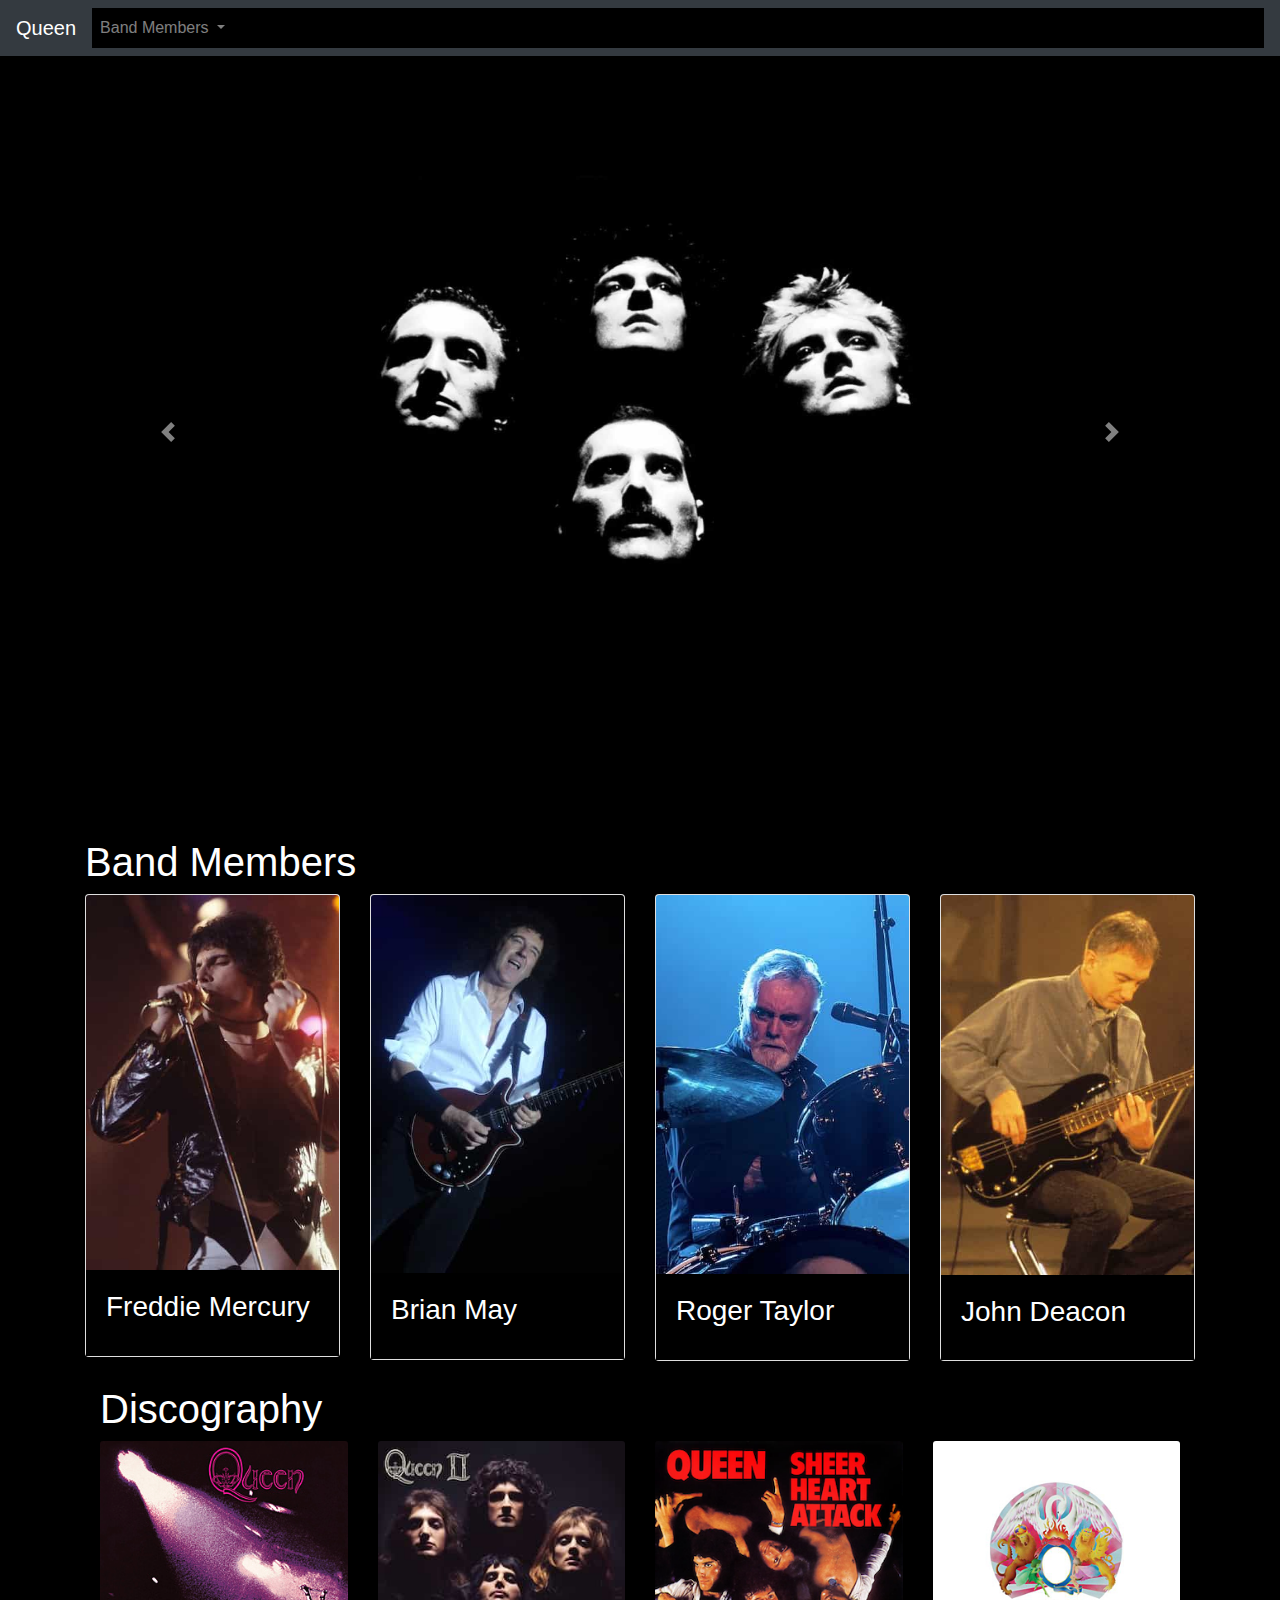
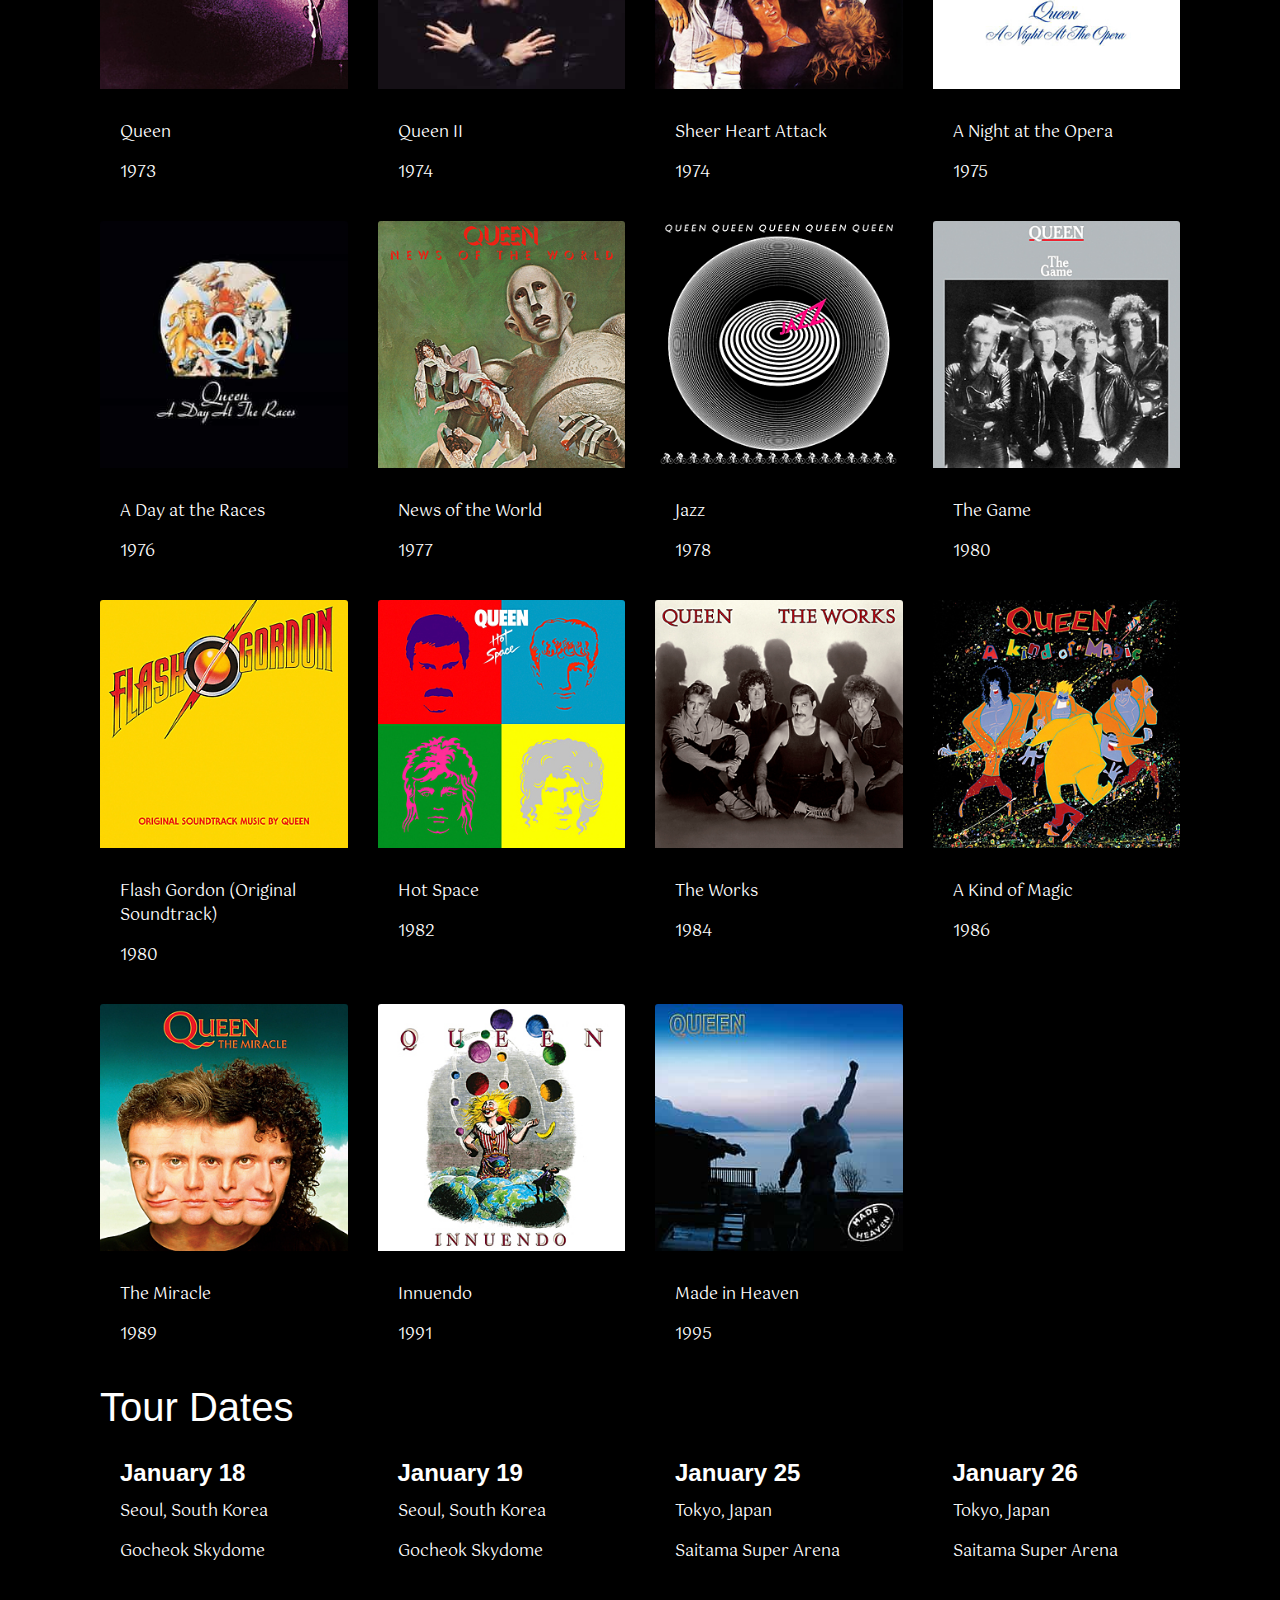
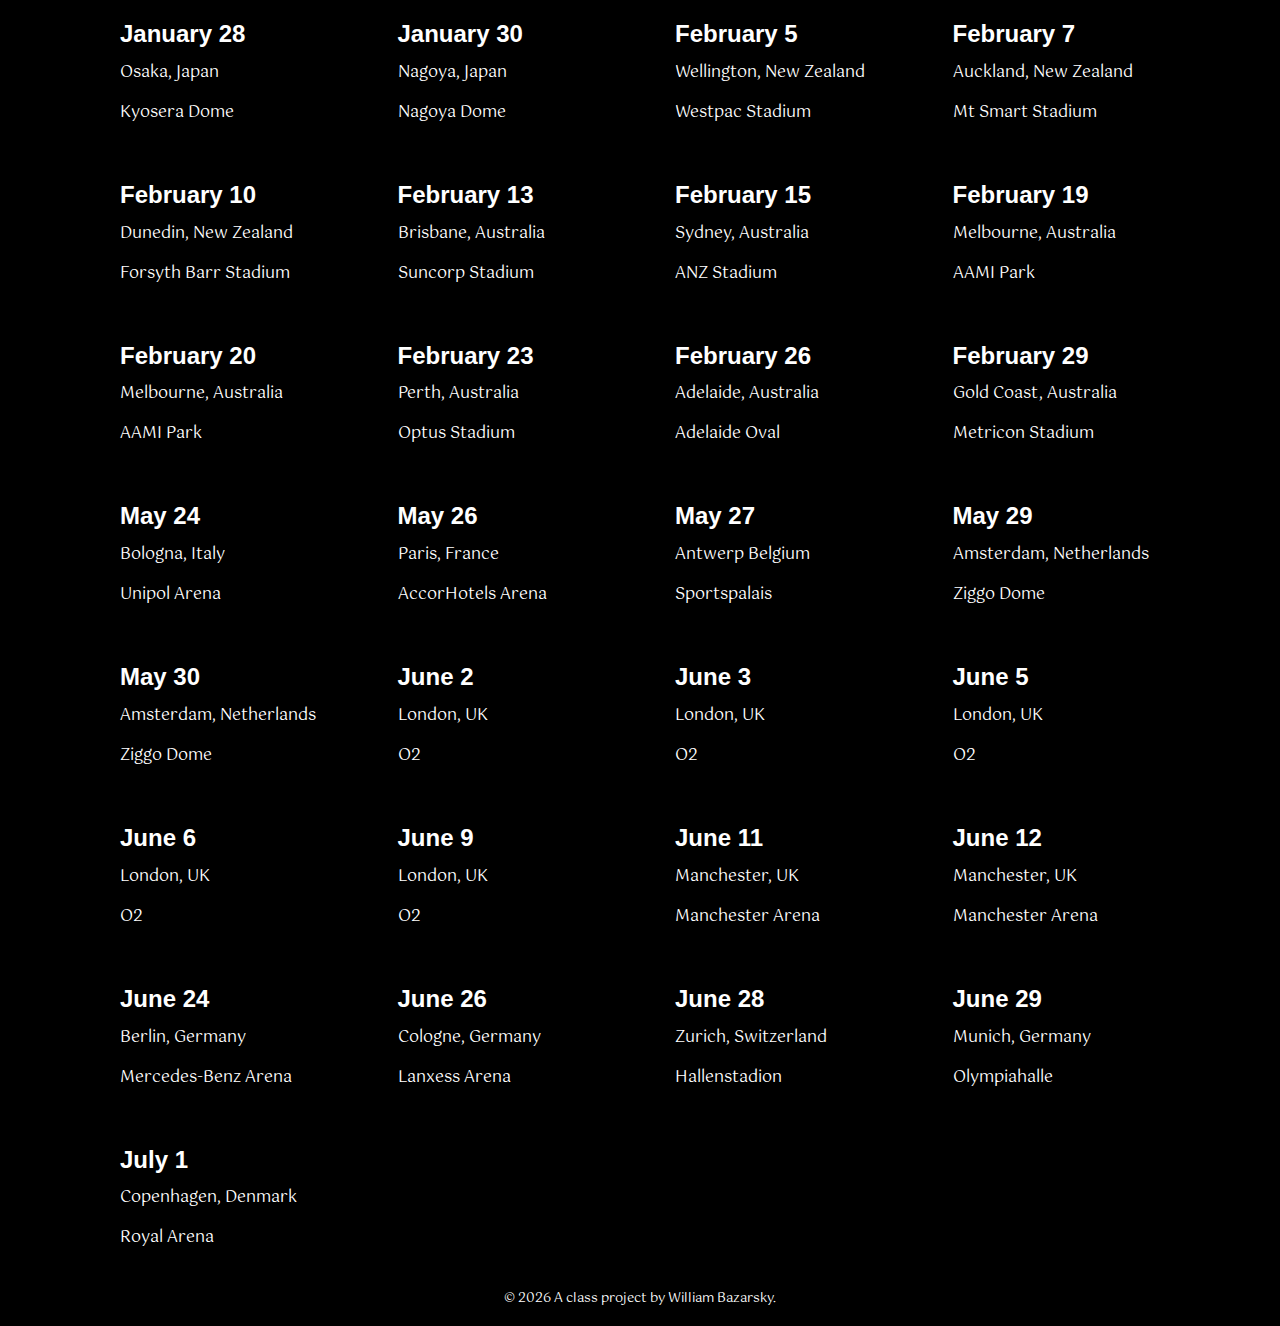
<file: docs/index.html>
<!doctype html>
<html lang="en">
<!-- A Intro to Coding for Journalists class project -->
<head>
<title> Queen </title>  
<link rel ="shortcut icon" type="image/png" href="img/q.png"> 
<meta name="description" content="The search description for this page goes here. ">
  <meta charset="utf-8">
  <meta http-equiv="X-UA-Compatible" content="IE=edge" />
  <meta name="viewport" content="width=device-width, initial-scale=1, maximum-scale=1">
  <link rel="stylesheet" href="css/main.css">
    <link href="https://fonts.googleapis.com/css?family=Dancing+Script&display=swap" rel="stylesheet">
    <link href="https://fonts.googleapis.com/css?family=Gotu&display=swap" rel="stylesheet">
</head>

<body>

  <nav class="navbar navbar-expand-lg navbar-dark bg-dark">
  <a class="navbar-brand" href="index.html">Queen</a>
  <button class="navbar-toggler" type="button" data-toggle="collapse" data-target="#navbarNavDropdown" aria-controls="navbarNavDropdown" aria-expanded="false" aria-label="Toggle navigation">
    <span class="navbar-toggler-icon"></span>
  </button>
  <div class="collapse navbar-collapse" id="navbarNavDropdown">
    <ul class="navbar-nav">
      <li class="nav-item dropdown">
        <a class="nav-link dropdown-toggle" href="#" id="navbarDropdownMenuLink" role="button" data-toggle="dropdown" aria-haspopup="true" aria-expanded="false">
          Band Members
        </a>
        <div class="dropdown-menu" aria-labelledby="navbarDropdownMenuLink">
        
        <a class="dropdown-item" href="freddie-mercury.html">Freddie Mercury</a>
         
        <a class="dropdown-item" href="brian-may.html">Brian May</a>
         
        <a class="dropdown-item" href="roger-taylor.html">Roger Taylor</a>
         
        <a class="dropdown-item" href="john-deacon.html">John Deacon</a>
         
        </div>
      </li>
    </ul>
  </div>
</nav>

 
 <div class="jumbotron jumbotron-responsive">
<div class="container">
        <div id="carouselExampleInterval" class="carousel slide" data-ride="carousel">
            <div class="carousel-inner">
              <div class="carousel-item active" data-interval="10000">
                <img src="img/queen-band-wallpaper.jpg" class="d-block w-100" alt="...">
              </div>
              <div class="carousel-item" data-interval="2000">
                <img src="img/queen-band-early.jpg" class="d-block w-100" alt="...">
              </div>
              <div class="carousel-item">
                <img src="img/queen-live-on-stage.jpg" class="d-block w-100" alt="...">
              </div>
            </div>
            <a class="carousel-control-prev" href="#carouselExampleInterval" role="button" data-slide="prev">
              <span class="carousel-control-prev-icon" aria-hidden="true"></span>
              <span class="sr-only">Previous</span>
            </a>
            <a class="carousel-control-next" href="#carouselExampleInterval" role="button" data-slide="next">
              <span class="carousel-control-next-icon" aria-hidden="true"></span>
              <span class="sr-only">Next</span>
            </a>
          </div>
      </div>
    </div>
</div>
 
  
<div class="container">
    <h1>Band Members</h1>
    <div class="row">
    
    <div class="col-sm-6 col-lg-3">
        <div class="card mb-4">
            <img src="img/members/freddie-mercury-color.jpg" class="card-img-top" alt="....">
            <div class="card-body">
                <h3 class="card-title"> <a href="freddie-mercury.html"> Freddie Mercury</a></h3>    
            </div>
        </div>
    </div>
    
    <div class="col-sm-6 col-lg-3">
        <div class="card mb-4">
            <img src="img/members/brian-may-color.jpg" class="card-img-top" alt="....">
            <div class="card-body">
                <h3 class="card-title"> <a href="brian-may.html"> Brian May</a></h3>    
            </div>
        </div>
    </div>
    
    <div class="col-sm-6 col-lg-3">
        <div class="card mb-4">
            <img src="img/members/roger-taylor-color.jpg" class="card-img-top" alt="....">
            <div class="card-body">
                <h3 class="card-title"> <a href="roger-taylor.html"> Roger Taylor</a></h3>    
            </div>
        </div>
    </div>
    
    <div class="col-sm-6 col-lg-3">
        <div class="card mb-4">
            <img src="img/members/john-deacon-color.jpg" class="card-img-top" alt="....">
            <div class="card-body">
                <h3 class="card-title"> <a href="john-deacon.html"> John Deacon</a></h3>    
            </div>
        </div>
    </div>
    
</div>


<div class="container">
  <h1> Discography </h1>
    <div class="row">  
  
    <div class="col-sm-6 col-lg-3">
        <img src="img/discs/Queen_Queen.png" class="card-img-top" alt="....">
        <div class="card-body">
    <h4 class="card-title"> </h4>
        <p class="card-text"> Queen</p>
        <p city="card-text">1973</p>
      </div>
    </div>
  
    <div class="col-sm-6 col-lg-3">
        <img src="img/discs/Queen_Queen_II.jpg" class="card-img-top" alt="....">
        <div class="card-body">
    <h4 class="card-title"> </h4>
        <p class="card-text"> Queen II</p>
        <p city="card-text">1974</p>
      </div>
    </div>
  
    <div class="col-sm-6 col-lg-3">
        <img src="img/discs/Queen_Sheer_Heart_Attack.png" class="card-img-top" alt="....">
        <div class="card-body">
    <h4 class="card-title"> </h4>
        <p class="card-text"> Sheer Heart Attack</p>
        <p city="card-text">1974</p>
      </div>
    </div>
  
    <div class="col-sm-6 col-lg-3">
        <img src="img/discs/Queen_A_Night_At_The_Opera.png" class="card-img-top" alt="....">
        <div class="card-body">
    <h4 class="card-title"> </h4>
        <p class="card-text"> A Night at the Opera</p>
        <p city="card-text">1975</p>
      </div>
    </div>
  
    <div class="col-sm-6 col-lg-3">
        <img src="img/discs/Queen_A_Day_at_the_Races.jpg" class="card-img-top" alt="....">
        <div class="card-body">
    <h4 class="card-title"> </h4>
        <p class="card-text"> A Day at the Races</p>
        <p city="card-text">1976</p>
      </div>
    </div>
  
    <div class="col-sm-6 col-lg-3">
        <img src="img/discs/Queen_News_Of_The_World.png" class="card-img-top" alt="....">
        <div class="card-body">
    <h4 class="card-title"> </h4>
        <p class="card-text"> News of the World</p>
        <p city="card-text">1977</p>
      </div>
    </div>
  
    <div class="col-sm-6 col-lg-3">
        <img src="img/discs/Queen_Jazz.png" class="card-img-top" alt="....">
        <div class="card-body">
    <h4 class="card-title"> </h4>
        <p class="card-text"> Jazz</p>
        <p city="card-text">1978</p>
      </div>
    </div>
  
    <div class="col-sm-6 col-lg-3">
        <img src="img/discs/Queen_The_Game.png" class="card-img-top" alt="....">
        <div class="card-body">
    <h4 class="card-title"> </h4>
        <p class="card-text"> The Game</p>
        <p city="card-text">1980</p>
      </div>
    </div>
  
    <div class="col-sm-6 col-lg-3">
        <img src="img/discs/Queen_Flash_Gordon.png" class="card-img-top" alt="....">
        <div class="card-body">
    <h4 class="card-title"> </h4>
        <p class="card-text"> Flash Gordon (Original Soundtrack)</p>
        <p city="card-text">1980</p>
      </div>
    </div>
  
    <div class="col-sm-6 col-lg-3">
        <img src="img/discs/Queen_Hot_Space.png" class="card-img-top" alt="....">
        <div class="card-body">
    <h4 class="card-title"> </h4>
        <p class="card-text"> Hot Space</p>
        <p city="card-text">1982</p>
      </div>
    </div>
  
    <div class="col-sm-6 col-lg-3">
        <img src="img/discs/Queen_The_Works.png" class="card-img-top" alt="....">
        <div class="card-body">
    <h4 class="card-title"> </h4>
        <p class="card-text"> The Works</p>
        <p city="card-text">1984</p>
      </div>
    </div>
  
    <div class="col-sm-6 col-lg-3">
        <img src="img/discs/Queen_A_Kind_Of_Magic.png" class="card-img-top" alt="....">
        <div class="card-body">
    <h4 class="card-title"> </h4>
        <p class="card-text"> A Kind of Magic</p>
        <p city="card-text">1986</p>
      </div>
    </div>
  
    <div class="col-sm-6 col-lg-3">
        <img src="img/discs/Queen_The_Miracle.png" class="card-img-top" alt="....">
        <div class="card-body">
    <h4 class="card-title"> </h4>
        <p class="card-text"> The Miracle</p>
        <p city="card-text">1989</p>
      </div>
    </div>
  
    <div class="col-sm-6 col-lg-3">
        <img src="img/discs/Queen_Innuendo.png" class="card-img-top" alt="....">
        <div class="card-body">
    <h4 class="card-title"> </h4>
        <p class="card-text"> Innuendo</p>
        <p city="card-text">1991</p>
      </div>
    </div>
  
    <div class="col-sm-6 col-lg-3">
        <img src="img/discs/Queen_Made_in_Heaven.jpg" class="card-img-top" alt="....">
        <div class="card-body">
    <h4 class="card-title"> </h4>
        <p class="card-text"> Made in Heaven</p>
        <p city="card-text">1995</p>
      </div>
    </div>
  
  </div>
</div>

<div class="container">
  <h1> Tour Dates </h1>
    <div class="row">


    <div class="col-sm-6 col-lg-3">
        <div class="card-body">
    <h4 class="card-title"> January 18</h4>
        <p class="card-text"> Seoul, South Korea </p>
        <p city="card-text"> Gocheok Skydome</p>
    </div>
  </div>
  
    <div class="col-sm-6 col-lg-3">
        <div class="card-body">
    <h4 class="card-title"> January 19</h4>
        <p class="card-text"> Seoul, South Korea </p>
        <p city="card-text"> Gocheok Skydome</p>
    </div>
  </div>
  
    <div class="col-sm-6 col-lg-3">
        <div class="card-body">
    <h4 class="card-title"> January 25</h4>
        <p class="card-text"> Tokyo, Japan </p>
        <p city="card-text"> Saitama Super Arena</p>
    </div>
  </div>
  
    <div class="col-sm-6 col-lg-3">
        <div class="card-body">
    <h4 class="card-title"> January 26</h4>
        <p class="card-text"> Tokyo, Japan </p>
        <p city="card-text"> Saitama Super Arena</p>
    </div>
  </div>
  
    <div class="col-sm-6 col-lg-3">
        <div class="card-body">
    <h4 class="card-title"> January 28</h4>
        <p class="card-text"> Osaka, Japan </p>
        <p city="card-text"> Kyosera Dome</p>
    </div>
  </div>
  
    <div class="col-sm-6 col-lg-3">
        <div class="card-body">
    <h4 class="card-title"> January 30</h4>
        <p class="card-text"> Nagoya, Japan </p>
        <p city="card-text"> Nagoya Dome</p>
    </div>
  </div>
  
    <div class="col-sm-6 col-lg-3">
        <div class="card-body">
    <h4 class="card-title"> February 5</h4>
        <p class="card-text"> Wellington, New Zealand </p>
        <p city="card-text"> Westpac Stadium</p>
    </div>
  </div>
  
    <div class="col-sm-6 col-lg-3">
        <div class="card-body">
    <h4 class="card-title"> February 7</h4>
        <p class="card-text"> Auckland, New Zealand </p>
        <p city="card-text"> Mt Smart Stadium</p>
    </div>
  </div>
  
    <div class="col-sm-6 col-lg-3">
        <div class="card-body">
    <h4 class="card-title"> February 10</h4>
        <p class="card-text"> Dunedin, New Zealand </p>
        <p city="card-text"> Forsyth Barr Stadium</p>
    </div>
  </div>
  
    <div class="col-sm-6 col-lg-3">
        <div class="card-body">
    <h4 class="card-title"> February 13</h4>
        <p class="card-text"> Brisbane, Australia </p>
        <p city="card-text"> Suncorp Stadium</p>
    </div>
  </div>
  
    <div class="col-sm-6 col-lg-3">
        <div class="card-body">
    <h4 class="card-title"> February 15</h4>
        <p class="card-text"> Sydney, Australia </p>
        <p city="card-text"> ANZ Stadium</p>
    </div>
  </div>
  
    <div class="col-sm-6 col-lg-3">
        <div class="card-body">
    <h4 class="card-title"> February 19</h4>
        <p class="card-text"> Melbourne, Australia </p>
        <p city="card-text"> AAMI Park</p>
    </div>
  </div>
  
    <div class="col-sm-6 col-lg-3">
        <div class="card-body">
    <h4 class="card-title"> February 20</h4>
        <p class="card-text"> Melbourne, Australia </p>
        <p city="card-text"> AAMI Park</p>
    </div>
  </div>
  
    <div class="col-sm-6 col-lg-3">
        <div class="card-body">
    <h4 class="card-title"> February 23</h4>
        <p class="card-text"> Perth, Australia </p>
        <p city="card-text"> Optus Stadium</p>
    </div>
  </div>
  
    <div class="col-sm-6 col-lg-3">
        <div class="card-body">
    <h4 class="card-title"> February 26</h4>
        <p class="card-text"> Adelaide, Australia </p>
        <p city="card-text"> Adelaide Oval</p>
    </div>
  </div>
  
    <div class="col-sm-6 col-lg-3">
        <div class="card-body">
    <h4 class="card-title"> February 29</h4>
        <p class="card-text"> Gold Coast, Australia </p>
        <p city="card-text"> Metricon Stadium</p>
    </div>
  </div>
  
    <div class="col-sm-6 col-lg-3">
        <div class="card-body">
    <h4 class="card-title"> May 24</h4>
        <p class="card-text"> Bologna, Italy </p>
        <p city="card-text"> Unipol Arena</p>
    </div>
  </div>
  
    <div class="col-sm-6 col-lg-3">
        <div class="card-body">
    <h4 class="card-title"> May 26</h4>
        <p class="card-text"> Paris, France </p>
        <p city="card-text"> AccorHotels Arena</p>
    </div>
  </div>
  
    <div class="col-sm-6 col-lg-3">
        <div class="card-body">
    <h4 class="card-title"> May 27</h4>
        <p class="card-text"> Antwerp Belgium </p>
        <p city="card-text"> Sportspalais</p>
    </div>
  </div>
  
    <div class="col-sm-6 col-lg-3">
        <div class="card-body">
    <h4 class="card-title"> May 29</h4>
        <p class="card-text"> Amsterdam, Netherlands </p>
        <p city="card-text"> Ziggo Dome</p>
    </div>
  </div>
  
    <div class="col-sm-6 col-lg-3">
        <div class="card-body">
    <h4 class="card-title"> May 30</h4>
        <p class="card-text"> Amsterdam, Netherlands </p>
        <p city="card-text"> Ziggo Dome</p>
    </div>
  </div>
  
    <div class="col-sm-6 col-lg-3">
        <div class="card-body">
    <h4 class="card-title"> June 2</h4>
        <p class="card-text"> London, UK </p>
        <p city="card-text"> O2</p>
    </div>
  </div>
  
    <div class="col-sm-6 col-lg-3">
        <div class="card-body">
    <h4 class="card-title"> June 3</h4>
        <p class="card-text"> London, UK </p>
        <p city="card-text"> O2</p>
    </div>
  </div>
  
    <div class="col-sm-6 col-lg-3">
        <div class="card-body">
    <h4 class="card-title"> June 5</h4>
        <p class="card-text"> London, UK </p>
        <p city="card-text"> O2</p>
    </div>
  </div>
  
    <div class="col-sm-6 col-lg-3">
        <div class="card-body">
    <h4 class="card-title"> June 6</h4>
        <p class="card-text"> London, UK </p>
        <p city="card-text"> O2</p>
    </div>
  </div>
  
    <div class="col-sm-6 col-lg-3">
        <div class="card-body">
    <h4 class="card-title"> June 9</h4>
        <p class="card-text"> London, UK </p>
        <p city="card-text"> O2</p>
    </div>
  </div>
  
    <div class="col-sm-6 col-lg-3">
        <div class="card-body">
    <h4 class="card-title"> June 11</h4>
        <p class="card-text"> Manchester, UK </p>
        <p city="card-text"> Manchester Arena</p>
    </div>
  </div>
  
    <div class="col-sm-6 col-lg-3">
        <div class="card-body">
    <h4 class="card-title"> June 12</h4>
        <p class="card-text"> Manchester, UK </p>
        <p city="card-text"> Manchester Arena</p>
    </div>
  </div>
  
    <div class="col-sm-6 col-lg-3">
        <div class="card-body">
    <h4 class="card-title"> June 24</h4>
        <p class="card-text"> Berlin, Germany </p>
        <p city="card-text"> Mercedes-Benz Arena</p>
    </div>
  </div>
  
    <div class="col-sm-6 col-lg-3">
        <div class="card-body">
    <h4 class="card-title"> June 26</h4>
        <p class="card-text"> Cologne, Germany </p>
        <p city="card-text"> Lanxess Arena</p>
    </div>
  </div>
  
    <div class="col-sm-6 col-lg-3">
        <div class="card-body">
    <h4 class="card-title"> June 28</h4>
        <p class="card-text"> Zurich, Switzerland </p>
        <p city="card-text"> Hallenstadion</p>
    </div>
  </div>
  
    <div class="col-sm-6 col-lg-3">
        <div class="card-body">
    <h4 class="card-title"> June 29</h4>
        <p class="card-text"> Munich, Germany </p>
        <p city="card-text"> Olympiahalle</p>
    </div>
  </div>
  
    <div class="col-sm-6 col-lg-3">
        <div class="card-body">
    <h4 class="card-title"> July 1</h4>
        <p class="card-text"> Copenhagen, Denmark </p>
        <p city="card-text"> Royal Arena</p>
    </div>
  </div>
  
  </div>
</div>



  <footer>
<p id="legal" class="center-block text-center">
  <small>&copy; <span class="copyright-year"></span>
  A class project by William Bazarsky.
</p>
</footer>

  <script src="js/jquery.js"></script>
  <script src="js/popper.js"></script>
  <script src="js/bootstrap.js"></script>
  <script src="js/scripts.js"></script>
</body>
</html>
</file>
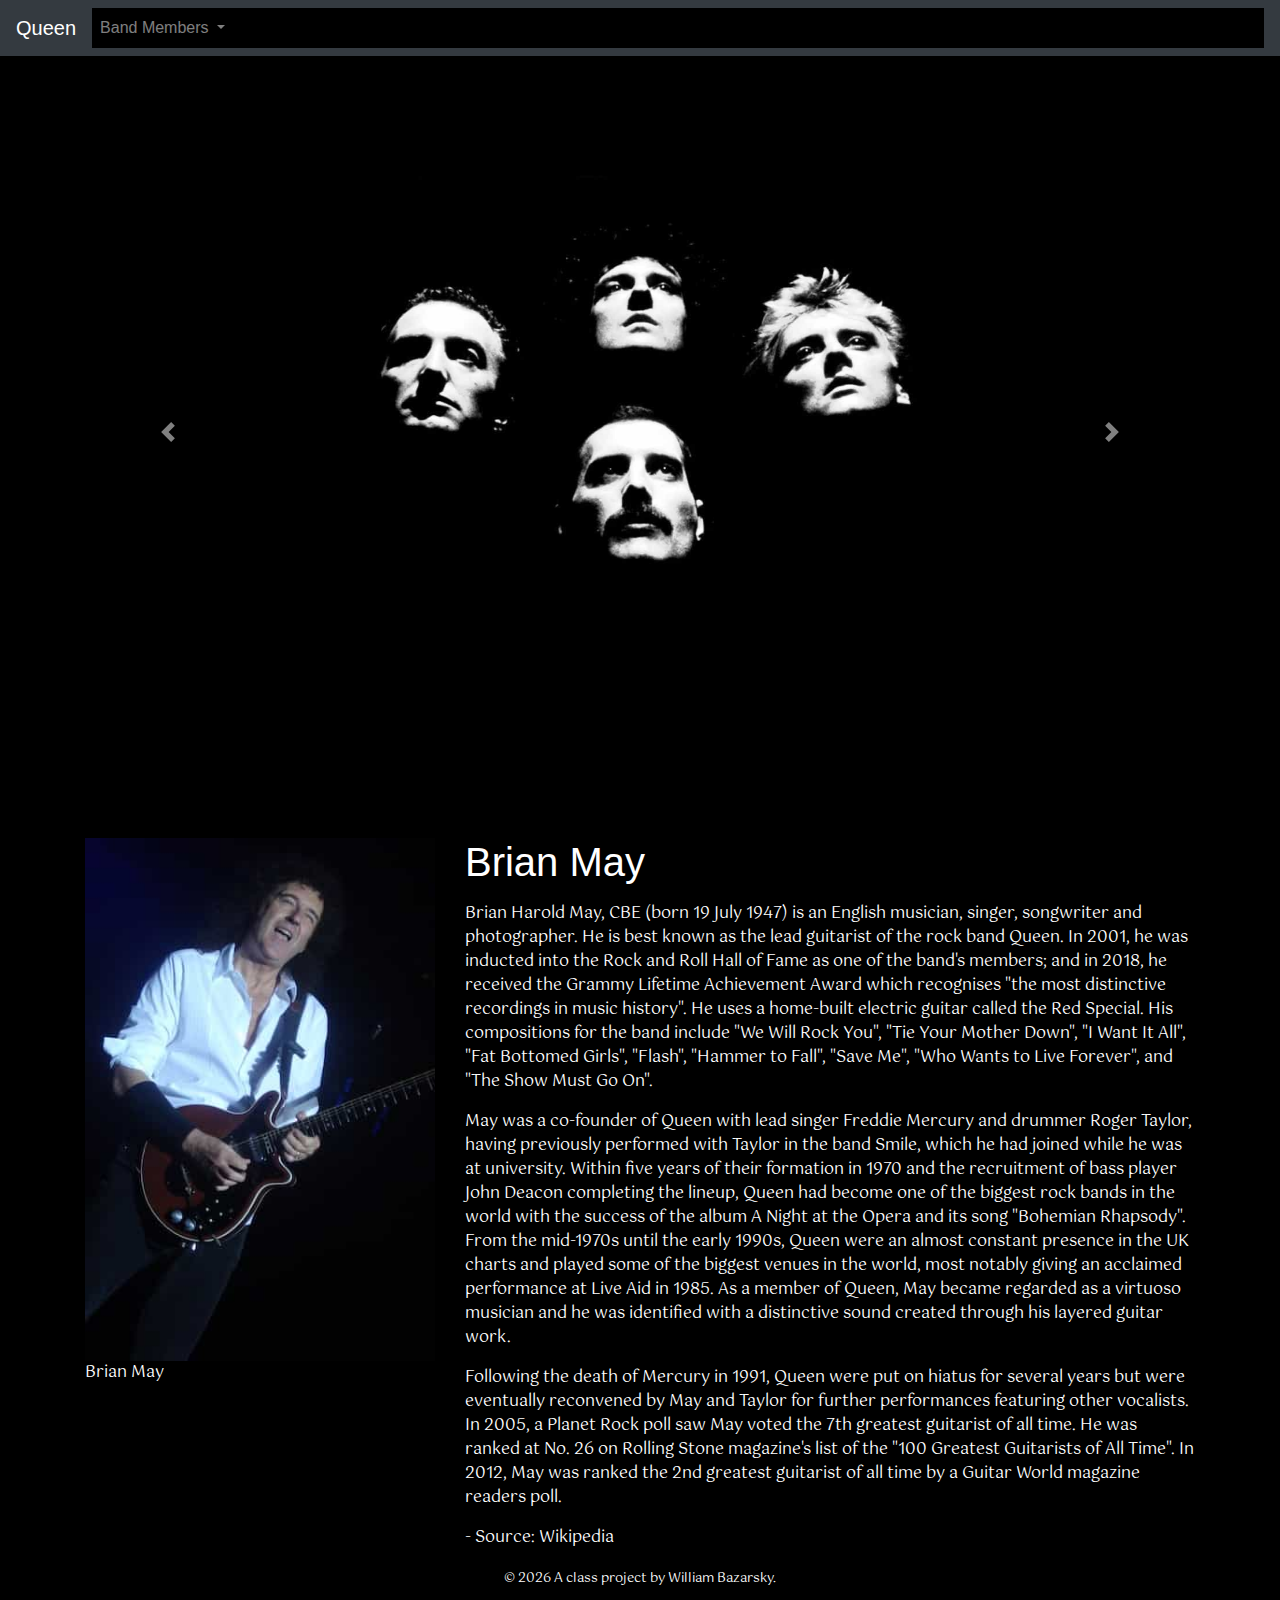
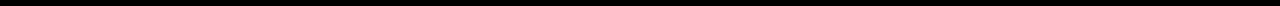
<file: docs/brian-may.html>
<!doctype html>
<html lang="en">
<!-- A Intro to Coding for Journalists class project -->
<head>
<title> Brian May</title>  
<link rel ="shortcut icon" type="image/png" href="img/q.png"> 
<meta name="description" content="Default description">
  <meta charset="utf-8">
  <meta http-equiv="X-UA-Compatible" content="IE=edge" />
  <meta name="viewport" content="width=device-width, initial-scale=1, maximum-scale=1">
  <link rel="stylesheet" href="css/main.css">
    <link href="https://fonts.googleapis.com/css?family=Dancing+Script&display=swap" rel="stylesheet">
    <link href="https://fonts.googleapis.com/css?family=Gotu&display=swap" rel="stylesheet">
</head>

<body>

  <nav class="navbar navbar-expand-lg navbar-dark bg-dark">
  <a class="navbar-brand" href="index.html">Queen</a>
  <button class="navbar-toggler" type="button" data-toggle="collapse" data-target="#navbarNavDropdown" aria-controls="navbarNavDropdown" aria-expanded="false" aria-label="Toggle navigation">
    <span class="navbar-toggler-icon"></span>
  </button>
  <div class="collapse navbar-collapse" id="navbarNavDropdown">
    <ul class="navbar-nav">
      <li class="nav-item dropdown">
        <a class="nav-link dropdown-toggle" href="#" id="navbarDropdownMenuLink" role="button" data-toggle="dropdown" aria-haspopup="true" aria-expanded="false">
          Band Members
        </a>
        <div class="dropdown-menu" aria-labelledby="navbarDropdownMenuLink">
        
        <a class="dropdown-item" href="freddie-mercury.html">Freddie Mercury</a>
         
        <a class="dropdown-item" href="brian-may.html">Brian May</a>
         
        <a class="dropdown-item" href="roger-taylor.html">Roger Taylor</a>
         
        <a class="dropdown-item" href="john-deacon.html">John Deacon</a>
         
        </div>
      </li>
    </ul>
  </div>
</nav>

 
 <div class="jumbotron jumbotron-responsive">
<div class="container">
        <div id="carouselExampleInterval" class="carousel slide" data-ride="carousel">
            <div class="carousel-inner">
              <div class="carousel-item active" data-interval="10000">
                <img src="img/queen-band-wallpaper.jpg" class="d-block w-100" alt="...">
              </div>
              <div class="carousel-item" data-interval="2000">
                <img src="img/queen-band-early.jpg" class="d-block w-100" alt="...">
              </div>
              <div class="carousel-item">
                <img src="img/queen-live-on-stage.jpg" class="d-block w-100" alt="...">
              </div>
            </div>
            <a class="carousel-control-prev" href="#carouselExampleInterval" role="button" data-slide="prev">
              <span class="carousel-control-prev-icon" aria-hidden="true"></span>
              <span class="sr-only">Previous</span>
            </a>
            <a class="carousel-control-next" href="#carouselExampleInterval" role="button" data-slide="next">
              <span class="carousel-control-next-icon" aria-hidden="true"></span>
              <span class="sr-only">Next</span>
            </a>
          </div>
      </div>
    </div>
</div>
 
  
<article class="container">
    <div class="row">
        <div class="col-sm-4">
            <img src="img/members/brian-may-color.jpg" alt="" class="img-fluid">
            <p>Brian May</p>
        </div>
    
        <div class="col-sm-8">
            <h1>Brian May</h1>
            <p><p>Brian Harold May, CBE (born 19 July 1947) is an English musician, singer, songwriter and photographer. He is best known as the lead guitarist of the rock band Queen. In 2001, he was inducted into the Rock and Roll Hall of Fame as one of the band's members; and in 2018, he received the Grammy Lifetime Achievement Award which recognises "the most distinctive recordings in music history". He uses a home-built electric guitar called the Red Special. His compositions for the band include "We Will Rock You", "Tie Your Mother Down", "I Want It All", "Fat Bottomed Girls", "Flash", "Hammer to Fall", "Save Me", "Who Wants to Live Forever", and "The Show Must Go On".</p>
<p>May was a co-founder of Queen with lead singer Freddie Mercury and drummer Roger Taylor, having previously performed with Taylor in the band Smile, which he had joined while he was at university. Within five years of their formation in 1970 and the recruitment of bass player John Deacon completing the lineup, Queen had become one of the biggest rock bands in the world with the success of the album A Night at the Opera and its song "Bohemian Rhapsody". From the mid-1970s until the early 1990s, Queen were an almost constant presence in the UK charts and played some of the biggest venues in the world, most notably giving an acclaimed performance at Live Aid in 1985. As a member of Queen, May became regarded as a virtuoso musician and he was identified with a distinctive sound created through his layered guitar work.</p>
<p>Following the death of Mercury in 1991, Queen were put on hiatus for several years but were eventually reconvened by May and Taylor for further performances featuring other vocalists. In 2005, a Planet Rock poll saw May voted the 7th greatest guitarist of all time. He was ranked at No. 26 on Rolling Stone magazine's list of the "100 Greatest Guitarists of All Time". In 2012, May was ranked the 2nd greatest guitarist of all time by a Guitar World magazine readers poll.</p>
<p>- Source: <a href="https://en.wikipedia.org/wiki/Brian_May">Wikipedia</a></p></p>
        </div>
    </div>
</article>



  <footer>
<p id="legal" class="center-block text-center">
  <small>&copy; <span class="copyright-year"></span>
  A class project by William Bazarsky.
</p>
</footer>

  <script src="js/jquery.js"></script>
  <script src="js/popper.js"></script>
  <script src="js/bootstrap.js"></script>
  <script src="js/scripts.js"></script>
</body>
</html>
</file>
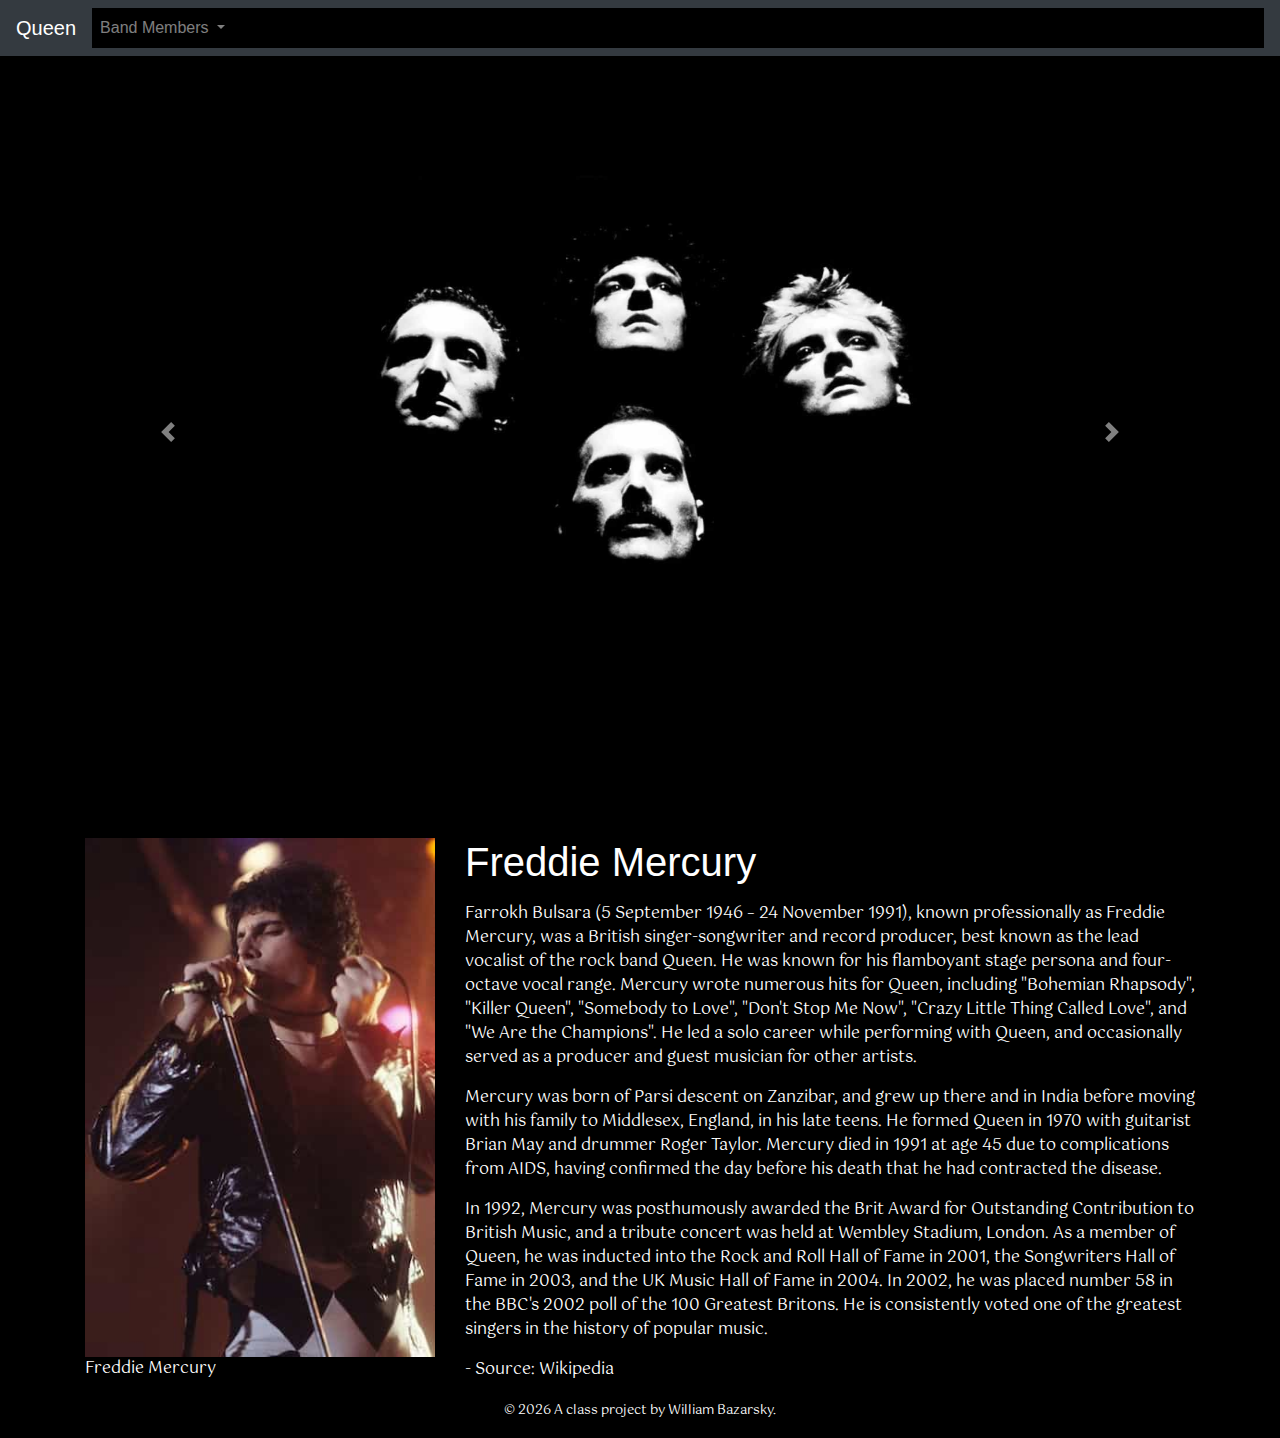
<file: docs/freddie-mercury.html>
<!doctype html>
<html lang="en">
<!-- A Intro to Coding for Journalists class project -->
<head>
<title> Freddie Mercury</title>  
<link rel ="shortcut icon" type="image/png" href="img/q.png"> 
<meta name="description" content="Default description">
  <meta charset="utf-8">
  <meta http-equiv="X-UA-Compatible" content="IE=edge" />
  <meta name="viewport" content="width=device-width, initial-scale=1, maximum-scale=1">
  <link rel="stylesheet" href="css/main.css">
    <link href="https://fonts.googleapis.com/css?family=Dancing+Script&display=swap" rel="stylesheet">
    <link href="https://fonts.googleapis.com/css?family=Gotu&display=swap" rel="stylesheet">
</head>

<body>

  <nav class="navbar navbar-expand-lg navbar-dark bg-dark">
  <a class="navbar-brand" href="index.html">Queen</a>
  <button class="navbar-toggler" type="button" data-toggle="collapse" data-target="#navbarNavDropdown" aria-controls="navbarNavDropdown" aria-expanded="false" aria-label="Toggle navigation">
    <span class="navbar-toggler-icon"></span>
  </button>
  <div class="collapse navbar-collapse" id="navbarNavDropdown">
    <ul class="navbar-nav">
      <li class="nav-item dropdown">
        <a class="nav-link dropdown-toggle" href="#" id="navbarDropdownMenuLink" role="button" data-toggle="dropdown" aria-haspopup="true" aria-expanded="false">
          Band Members
        </a>
        <div class="dropdown-menu" aria-labelledby="navbarDropdownMenuLink">
        
        <a class="dropdown-item" href="freddie-mercury.html">Freddie Mercury</a>
         
        <a class="dropdown-item" href="brian-may.html">Brian May</a>
         
        <a class="dropdown-item" href="roger-taylor.html">Roger Taylor</a>
         
        <a class="dropdown-item" href="john-deacon.html">John Deacon</a>
         
        </div>
      </li>
    </ul>
  </div>
</nav>

 
 <div class="jumbotron jumbotron-responsive">
<div class="container">
        <div id="carouselExampleInterval" class="carousel slide" data-ride="carousel">
            <div class="carousel-inner">
              <div class="carousel-item active" data-interval="10000">
                <img src="img/queen-band-wallpaper.jpg" class="d-block w-100" alt="...">
              </div>
              <div class="carousel-item" data-interval="2000">
                <img src="img/queen-band-early.jpg" class="d-block w-100" alt="...">
              </div>
              <div class="carousel-item">
                <img src="img/queen-live-on-stage.jpg" class="d-block w-100" alt="...">
              </div>
            </div>
            <a class="carousel-control-prev" href="#carouselExampleInterval" role="button" data-slide="prev">
              <span class="carousel-control-prev-icon" aria-hidden="true"></span>
              <span class="sr-only">Previous</span>
            </a>
            <a class="carousel-control-next" href="#carouselExampleInterval" role="button" data-slide="next">
              <span class="carousel-control-next-icon" aria-hidden="true"></span>
              <span class="sr-only">Next</span>
            </a>
          </div>
      </div>
    </div>
</div>
 
  
<article class="container">
    <div class="row">
        <div class="col-sm-4">
            <img src="img/members/freddie-mercury-color.jpg" alt="" class="img-fluid">
            <p>Freddie Mercury</p>
        </div>
    
        <div class="col-sm-8">
            <h1>Freddie Mercury</h1>
            <p><p>Farrokh Bulsara (5 September 1946 – 24 November 1991), known professionally as Freddie Mercury, was a British singer-songwriter and record producer, best known as the lead vocalist of the rock band Queen. He was known for his flamboyant stage persona and four-octave vocal range. Mercury wrote numerous hits for Queen, including "Bohemian Rhapsody", "Killer Queen", "Somebody to Love", "Don't Stop Me Now", "Crazy Little Thing Called Love", and "We Are the Champions". He led a solo career while performing with Queen, and occasionally served as a producer and guest musician for other artists.</p>
<p>Mercury was born of Parsi descent on Zanzibar, and grew up there and in India before moving with his family to Middlesex, England, in his late teens. He formed Queen in 1970 with guitarist Brian May and drummer Roger Taylor. Mercury died in 1991 at age 45 due to complications from AIDS, having confirmed the day before his death that he had contracted the disease.</p>
<p>In 1992, Mercury was posthumously awarded the Brit Award for Outstanding Contribution to British Music, and a tribute concert was held at Wembley Stadium, London. As a member of Queen, he was inducted into the Rock and Roll Hall of Fame in 2001, the Songwriters Hall of Fame in 2003, and the UK Music Hall of Fame in 2004. In 2002, he was placed number 58 in the BBC's 2002 poll of the 100 Greatest Britons. He is consistently voted one of the greatest singers in the history of popular music.</p>
<p>- Source: <a href="https://en.wikipedia.org/wiki/Freddie_Mercury">Wikipedia</a></p></p>
        </div>
    </div>
</article>



  <footer>
<p id="legal" class="center-block text-center">
  <small>&copy; <span class="copyright-year"></span>
  A class project by William Bazarsky.
</p>
</footer>

  <script src="js/jquery.js"></script>
  <script src="js/popper.js"></script>
  <script src="js/bootstrap.js"></script>
  <script src="js/scripts.js"></script>
</body>
</html>
</file>
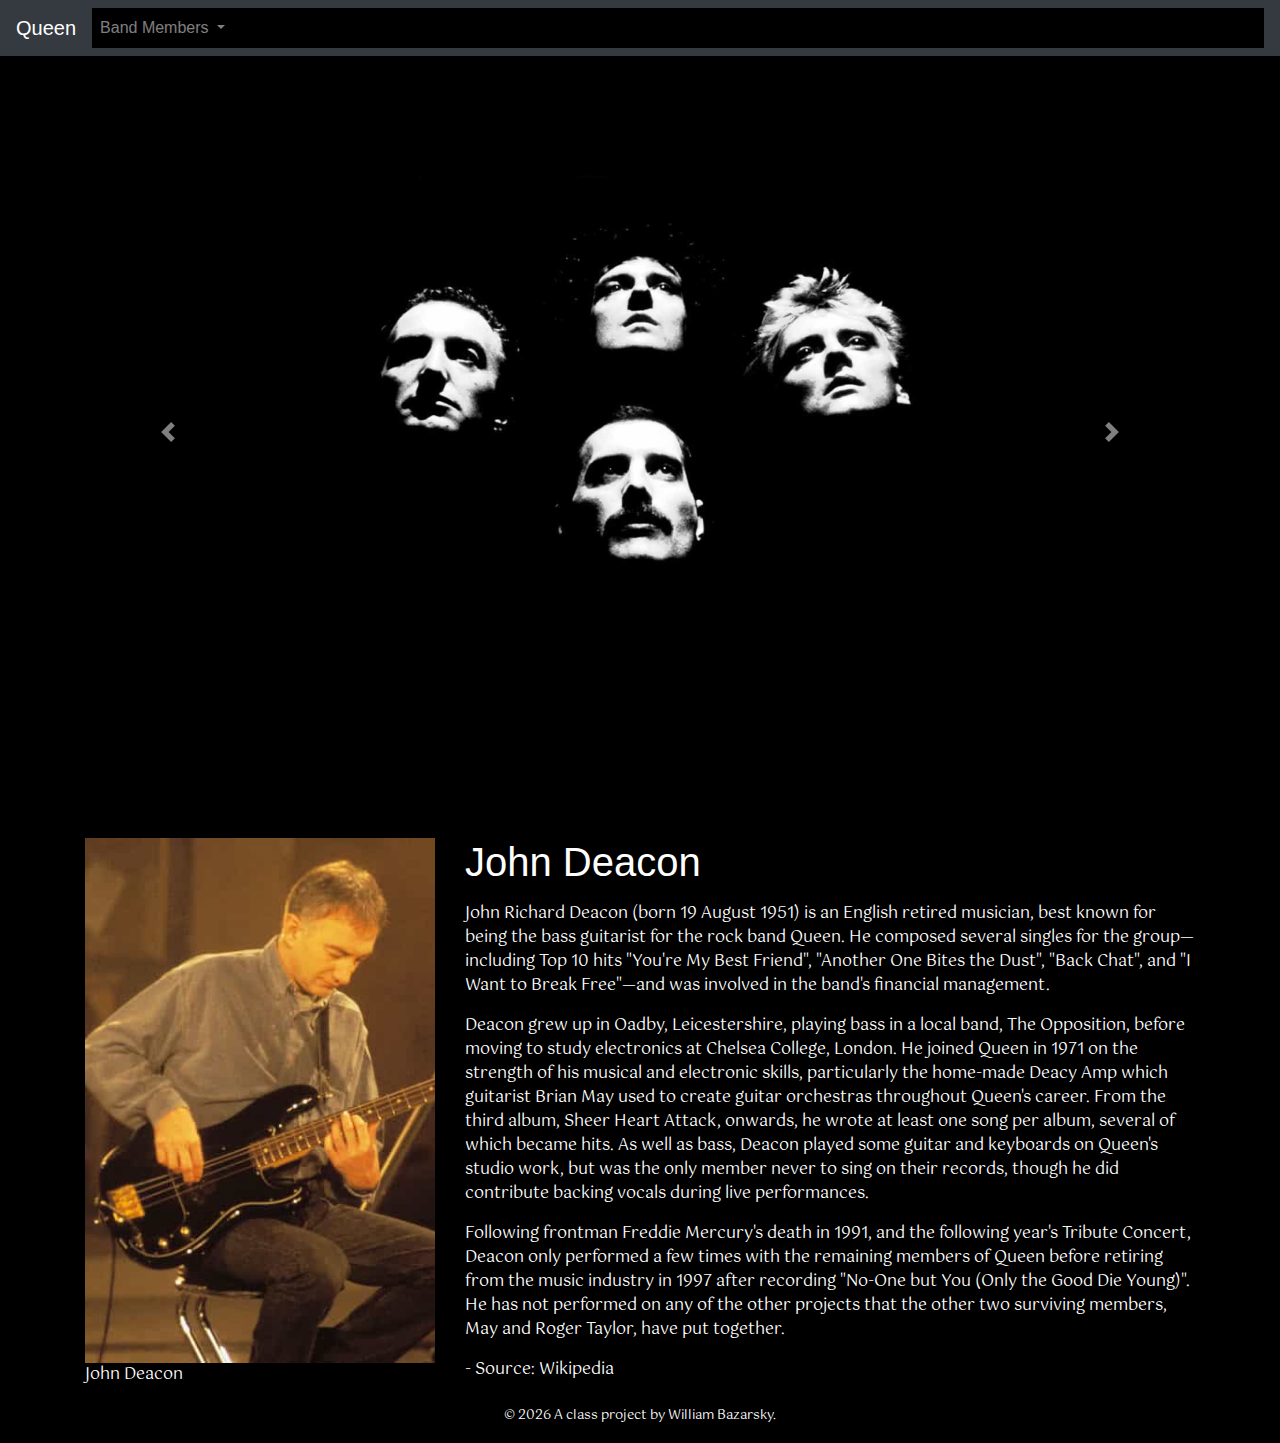
<file: docs/john-deacon.html>
<!doctype html>
<html lang="en">
<!-- A Intro to Coding for Journalists class project -->
<head>
<title> John Deacon</title>  
<link rel ="shortcut icon" type="image/png" href="img/q.png"> 
<meta name="description" content="Default description">
  <meta charset="utf-8">
  <meta http-equiv="X-UA-Compatible" content="IE=edge" />
  <meta name="viewport" content="width=device-width, initial-scale=1, maximum-scale=1">
  <link rel="stylesheet" href="css/main.css">
    <link href="https://fonts.googleapis.com/css?family=Dancing+Script&display=swap" rel="stylesheet">
    <link href="https://fonts.googleapis.com/css?family=Gotu&display=swap" rel="stylesheet">
</head>

<body>

  <nav class="navbar navbar-expand-lg navbar-dark bg-dark">
  <a class="navbar-brand" href="index.html">Queen</a>
  <button class="navbar-toggler" type="button" data-toggle="collapse" data-target="#navbarNavDropdown" aria-controls="navbarNavDropdown" aria-expanded="false" aria-label="Toggle navigation">
    <span class="navbar-toggler-icon"></span>
  </button>
  <div class="collapse navbar-collapse" id="navbarNavDropdown">
    <ul class="navbar-nav">
      <li class="nav-item dropdown">
        <a class="nav-link dropdown-toggle" href="#" id="navbarDropdownMenuLink" role="button" data-toggle="dropdown" aria-haspopup="true" aria-expanded="false">
          Band Members
        </a>
        <div class="dropdown-menu" aria-labelledby="navbarDropdownMenuLink">
        
        <a class="dropdown-item" href="freddie-mercury.html">Freddie Mercury</a>
         
        <a class="dropdown-item" href="brian-may.html">Brian May</a>
         
        <a class="dropdown-item" href="roger-taylor.html">Roger Taylor</a>
         
        <a class="dropdown-item" href="john-deacon.html">John Deacon</a>
         
        </div>
      </li>
    </ul>
  </div>
</nav>

 
 <div class="jumbotron jumbotron-responsive">
<div class="container">
        <div id="carouselExampleInterval" class="carousel slide" data-ride="carousel">
            <div class="carousel-inner">
              <div class="carousel-item active" data-interval="10000">
                <img src="img/queen-band-wallpaper.jpg" class="d-block w-100" alt="...">
              </div>
              <div class="carousel-item" data-interval="2000">
                <img src="img/queen-band-early.jpg" class="d-block w-100" alt="...">
              </div>
              <div class="carousel-item">
                <img src="img/queen-live-on-stage.jpg" class="d-block w-100" alt="...">
              </div>
            </div>
            <a class="carousel-control-prev" href="#carouselExampleInterval" role="button" data-slide="prev">
              <span class="carousel-control-prev-icon" aria-hidden="true"></span>
              <span class="sr-only">Previous</span>
            </a>
            <a class="carousel-control-next" href="#carouselExampleInterval" role="button" data-slide="next">
              <span class="carousel-control-next-icon" aria-hidden="true"></span>
              <span class="sr-only">Next</span>
            </a>
          </div>
      </div>
    </div>
</div>
 
  
<article class="container">
    <div class="row">
        <div class="col-sm-4">
            <img src="img/members/john-deacon-color.jpg" alt="" class="img-fluid">
            <p>John Deacon</p>
        </div>
    
        <div class="col-sm-8">
            <h1>John Deacon</h1>
            <p><p>John Richard Deacon (born 19 August 1951) is an English retired musician, best known for being the bass guitarist for the rock band Queen. He composed several singles for the group—including Top 10 hits "You're My Best Friend", "Another One Bites the Dust", "Back Chat", and "I Want to Break Free"—and was involved in the band's financial management.</p>
<p>Deacon grew up in Oadby, Leicestershire, playing bass in a local band, The Opposition, before moving to study electronics at Chelsea College, London. He joined Queen in 1971 on the strength of his musical and electronic skills, particularly the home-made Deacy Amp which guitarist Brian May used to create guitar orchestras throughout Queen's career. From the third album, Sheer Heart Attack, onwards, he wrote at least one song per album, several of which became hits. As well as bass, Deacon played some guitar and keyboards on Queen's studio work, but was the only member never to sing on their records, though he did contribute backing vocals during live performances.</p>
<p>Following frontman Freddie Mercury's death in 1991, and the following year's Tribute Concert, Deacon only performed a few times with the remaining members of Queen before retiring from the music industry in 1997 after recording "No-One but You (Only the Good Die Young)". He has not performed on any of the other projects that the other two surviving members, May and Roger Taylor, have put together.</p>
<p>- Source: <a href="https://en.wikipedia.org/wiki/John_Deacon">Wikipedia</a></p></p>
        </div>
    </div>
</article>



  <footer>
<p id="legal" class="center-block text-center">
  <small>&copy; <span class="copyright-year"></span>
  A class project by William Bazarsky.
</p>
</footer>

  <script src="js/jquery.js"></script>
  <script src="js/popper.js"></script>
  <script src="js/bootstrap.js"></script>
  <script src="js/scripts.js"></script>
</body>
</html>
</file>
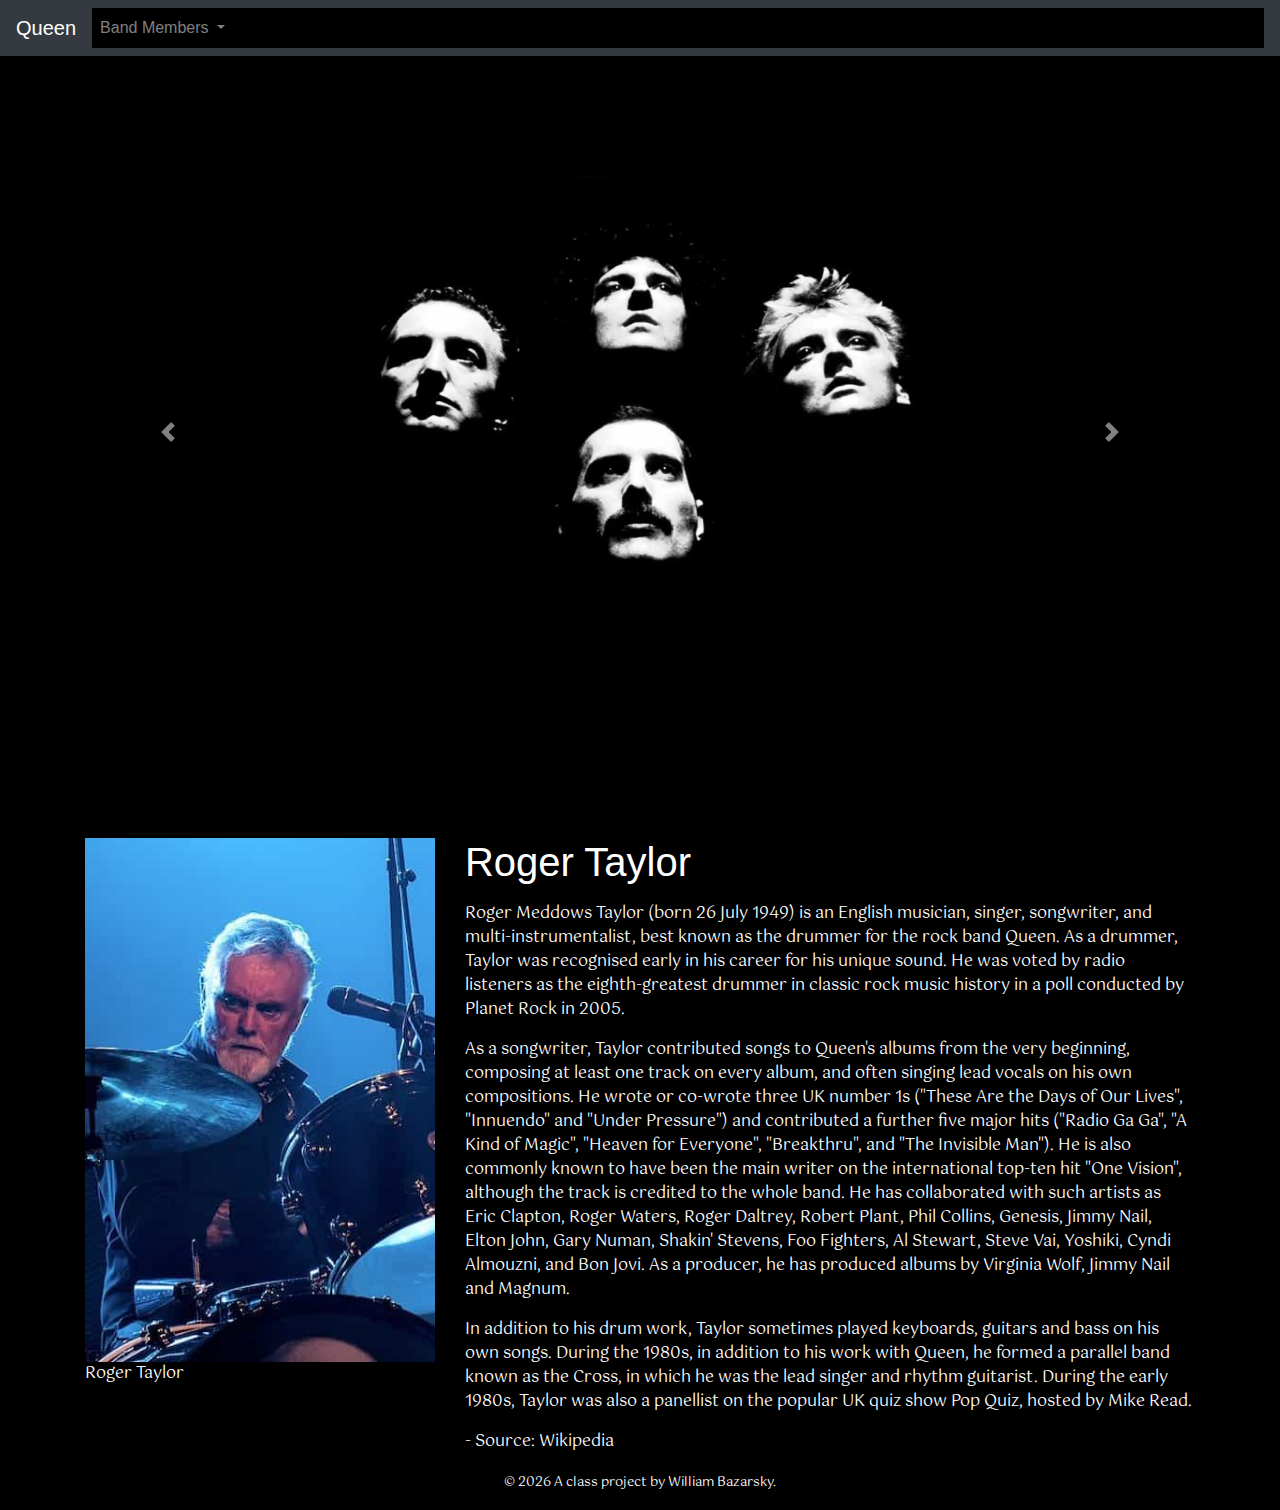
<file: docs/roger-taylor.html>
<!doctype html>
<html lang="en">
<!-- A Intro to Coding for Journalists class project -->
<head>
<title> Roger Taylor</title>  
<link rel ="shortcut icon" type="image/png" href="img/q.png"> 
<meta name="description" content="Default description">
  <meta charset="utf-8">
  <meta http-equiv="X-UA-Compatible" content="IE=edge" />
  <meta name="viewport" content="width=device-width, initial-scale=1, maximum-scale=1">
  <link rel="stylesheet" href="css/main.css">
    <link href="https://fonts.googleapis.com/css?family=Dancing+Script&display=swap" rel="stylesheet">
    <link href="https://fonts.googleapis.com/css?family=Gotu&display=swap" rel="stylesheet">
</head>

<body>

  <nav class="navbar navbar-expand-lg navbar-dark bg-dark">
  <a class="navbar-brand" href="index.html">Queen</a>
  <button class="navbar-toggler" type="button" data-toggle="collapse" data-target="#navbarNavDropdown" aria-controls="navbarNavDropdown" aria-expanded="false" aria-label="Toggle navigation">
    <span class="navbar-toggler-icon"></span>
  </button>
  <div class="collapse navbar-collapse" id="navbarNavDropdown">
    <ul class="navbar-nav">
      <li class="nav-item dropdown">
        <a class="nav-link dropdown-toggle" href="#" id="navbarDropdownMenuLink" role="button" data-toggle="dropdown" aria-haspopup="true" aria-expanded="false">
          Band Members
        </a>
        <div class="dropdown-menu" aria-labelledby="navbarDropdownMenuLink">
        
        <a class="dropdown-item" href="freddie-mercury.html">Freddie Mercury</a>
         
        <a class="dropdown-item" href="brian-may.html">Brian May</a>
         
        <a class="dropdown-item" href="roger-taylor.html">Roger Taylor</a>
         
        <a class="dropdown-item" href="john-deacon.html">John Deacon</a>
         
        </div>
      </li>
    </ul>
  </div>
</nav>

 
 <div class="jumbotron jumbotron-responsive">
<div class="container">
        <div id="carouselExampleInterval" class="carousel slide" data-ride="carousel">
            <div class="carousel-inner">
              <div class="carousel-item active" data-interval="10000">
                <img src="img/queen-band-wallpaper.jpg" class="d-block w-100" alt="...">
              </div>
              <div class="carousel-item" data-interval="2000">
                <img src="img/queen-band-early.jpg" class="d-block w-100" alt="...">
              </div>
              <div class="carousel-item">
                <img src="img/queen-live-on-stage.jpg" class="d-block w-100" alt="...">
              </div>
            </div>
            <a class="carousel-control-prev" href="#carouselExampleInterval" role="button" data-slide="prev">
              <span class="carousel-control-prev-icon" aria-hidden="true"></span>
              <span class="sr-only">Previous</span>
            </a>
            <a class="carousel-control-next" href="#carouselExampleInterval" role="button" data-slide="next">
              <span class="carousel-control-next-icon" aria-hidden="true"></span>
              <span class="sr-only">Next</span>
            </a>
          </div>
      </div>
    </div>
</div>
 
  
<article class="container">
    <div class="row">
        <div class="col-sm-4">
            <img src="img/members/roger-taylor-color.jpg" alt="" class="img-fluid">
            <p>Roger Taylor</p>
        </div>
    
        <div class="col-sm-8">
            <h1>Roger Taylor</h1>
            <p><p>Roger Meddows Taylor (born 26 July 1949) is an English musician, singer, songwriter, and multi-instrumentalist, best known as the drummer for the rock band Queen. As a drummer, Taylor was recognised early in his career for his unique sound. He was voted by radio listeners as the eighth-greatest drummer in classic rock music history in a poll conducted by Planet Rock in 2005.</p>
<p>As a songwriter, Taylor contributed songs to Queen's albums from the very beginning, composing at least one track on every album, and often singing lead vocals on his own compositions. He wrote or co-wrote three UK number 1s ("These Are the Days of Our Lives", "Innuendo" and "Under Pressure") and contributed a further five major hits ("Radio Ga Ga", "A Kind of Magic", "Heaven for Everyone", "Breakthru", and "The Invisible Man"). He is also commonly known to have been the main writer on the international top-ten hit "One Vision", although the track is credited to the whole band. He has collaborated with such artists as Eric Clapton, Roger Waters, Roger Daltrey, Robert Plant, Phil Collins, Genesis, Jimmy Nail, Elton John, Gary Numan, Shakin' Stevens, Foo Fighters, Al Stewart, Steve Vai, Yoshiki, Cyndi Almouzni, and Bon Jovi. As a producer, he has produced albums by Virginia Wolf, Jimmy Nail and Magnum.</p>
<p>In addition to his drum work, Taylor sometimes played keyboards, guitars and bass on his own songs. During the 1980s, in addition to his work with Queen, he formed a parallel band known as the Cross, in which he was the lead singer and rhythm guitarist. During the early 1980s, Taylor was also a panellist on the popular UK quiz show Pop Quiz, hosted by Mike Read.</p>
<p>- Source: <a href="https://en.wikipedia.org/wiki/Roger_Taylor_(Queen_drummer)">Wikipedia</a></p></p>
        </div>
    </div>
</article>



  <footer>
<p id="legal" class="center-block text-center">
  <small>&copy; <span class="copyright-year"></span>
  A class project by William Bazarsky.
</p>
</footer>

  <script src="js/jquery.js"></script>
  <script src="js/popper.js"></script>
  <script src="js/bootstrap.js"></script>
  <script src="js/scripts.js"></script>
</body>
</html>
</file>
